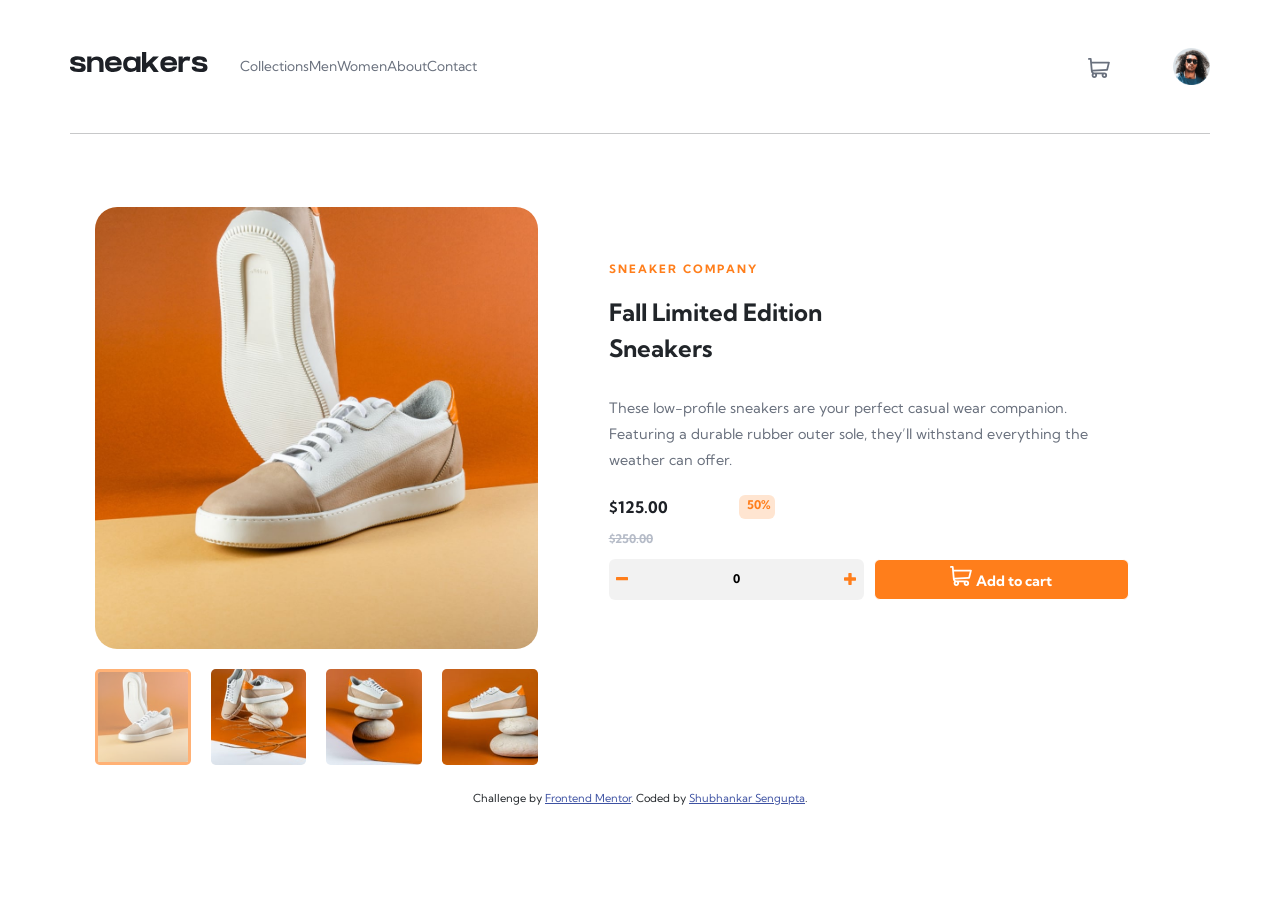
<file: index.html>
<!DOCTYPE html>
<html lang="en">

<head>

  <meta charset="UTF-8">
  <!--Encoding UTF-8 Unicode Transformation Format 8 bit-->
  <meta name="viewport" content="width=device-width, initial-scale=1.0">
  <!-- displays site properly based on user's device -->

  <link rel="icon" type="image/png" sizes="32x32" href="./images/favicon-32x32.png">

  <title>Frontend Mentor | E-commerce product page</title>

  <!-- Feel free to remove these styles or customise in your own stylesheet 👍 -->

  <style>
    .attribution {
      font-size: 11px;
      text-align: center;
    }

    .attribution a {
      color: hsl(228, 45%, 44%);
    }
  </style>

  <link href="https://cdn.jsdelivr.net/npm/bootstrap@5.0.2/dist/css/bootstrap.min.css" rel="stylesheet"
    integrity="sha384-EVSTQN3/azprG1Anm3QDgpJLIm9Nao0Yz1ztcQTwFspd3yD65VohhpuuCOmLASjC" crossorigin="anonymous">
  <script src="https://cdn.jsdelivr.net/npm/bootstrap@5.0.2/dist/js/bootstrap.bundle.min.js"
    integrity="sha384-MrcW6ZMFYlzcLA8Nl+NtUVF0sA7MsXsP1UyJoMp4YLEuNSfAP+JcXn/tWtIaxVXM"
    crossorigin="anonymous"></script>
  <link rel="stylesheet" href="ecommerce.css">

</head>

<body>

  <header class="site-header container">

    <h1 class="site-logo">

      <img src="./images/logo.svg" alt="sneakers-logo">

    </h1>

    <nav class="navigation navbar navbar-light">

      <button class="btn d-md-none" type="button" data-bs-toggle="offcanvas" data-bs-target="#offcanvas-collpase"
        aria-controls="offcanvas-collpase">

        <span class="navbar-toggler-icon"></span>

      </button>

      <div class="navbar-nav offcanvas offcanvas-start" tabindex="-1" id="offcanvas-collpase">

        <a class="offcanvas-header" aria-label="Close">
          <span class="btn-close text-reset" data-bs-dismiss="offcanvas"></span>
        </a>


        <ul class="offcanvas-body">

          <li class="nav-item"><a class="nav-link" href="#">Collections</a></li>
          <li class="nav-item"><a class="nav-link" href="#">Men</a></li>
          <li class="nav-item"><a class="nav-link" href="#">Women</a></li>
          <li class="nav-item"><a class="nav-link" href="#">About</a></li>
          <li class="nav-item"><a class="nav-link" href="#">Contact</a></li>

        </ul>

      </div>

      <ul class="navabar-nav d-md-flex d-none">

        <li class="nav-item"><a class="nav-link" href="#">Collections</a></li>
        <li class="nav-item"><a class="nav-link" href="#">Men</a></li>
        <li class="nav-item"><a class="nav-link" href="#">Women</a></li>
        <li class="nav-item"><a class="nav-link" href="#">About</a></li>
        <li class="nav-item"><a class="nav-link" href="#">Contact</a></li>

      </ul>

    </nav>



    <section class="cart-avatar">

      <span class="position-relative">

        <img class="cart-click" src="./images/icon-cart.svg" alt="icon-cart" data-bs-toggle="modal"
          data-bs-target="#exampleModal">

        <span class="position-absolute top-0 start-100 translate-middle badge rounded-pill bg-semi-info visually-hidden"
          style="font-size: x-small;">
        </span>

      </span>


      <!-- Modal-1-->

      <div class="modal fade" id="exampleModal" tabindex="-1" aria-labelledby="exampleModalLabel" aria-hidden="true">

        <div class="modal-dialog">

          <div class="modal-content">

            <div class="modal-header">

              <h5 class="modal-title" id="exampleModalLabel">Cart</h5>

            </div>

            <div class="modal-body">
              Your cart is empty.
            </div>

          </div>

        </div>

      </div>

      <img class="avatar-image" src="./images/image-avatar.png" alt="avatar-image">

    </section>

  </header>


  <main class="container adjustment">

    <hr class="d-none d-md-block">

    <div class="site-content">

      <section class="product-images">

        <h2 class="visually-hidden" aria-hidden="false">Product Info</h2>

        <div id="control_scroll" class="carousel slide products-scollable">

          <div class="carousel-inner">

            <div class="carousel-item active">

              <img class="img-fluid" src="./images/image-product-1.jpg" alt="product-1-image">

            </div>

            <div class="carousel-item">

              <img class="img-fluid" src="./images/image-product-2.jpg" alt="product-2-image">

            </div>


            <div class="carousel-item">

              <img class="img-fluid" src="./images/image-product-3.jpg" alt="product-3-image">

            </div>


            <div class="carousel-item">

              <img class="img-fluid" src="./images/image-product-4.jpg" alt="product-4-image">

            </div>


          </div>

          <a class="carousel-control-prev d-md-none" role="button">

            <span class="prev-icon" data-bs-target="#control_scroll" data-bs-slide="prev" aria-hidden="true">

              <svg width="13" height="18" xmlns="http://www.w3.org/2000/svg">
                <path d="M11 1 3 9l8 8" stroke="#1D2026" stroke-width="3" fill="none" fill-rule="evenodd" />
              </svg>

            </span>
            <span class="visually-hidden">Previous</span>

          </a>

          <a class="carousel-control-next d-md-none" role="button">

            <span class="next-icon" data-bs-target="#control_scroll" data-bs-slide="next" aria-hidden="true">

              <svg width="13" height="18" xmlns="http://www.w3.org/2000/svg">
                <path d="m2 1 8 8-8 8" stroke="#1D2026" stroke-width="3" fill="none" fill-rule="evenodd" />
              </svg>

            </span>
            <span class="visually-hidden">Next</span>

          </a>

        </div>

        <!-- Modal-2-->

        <div class="modal fade" id="exampleModal1" tabindex="-1" aria-hidden="true">

          <div class="modal-dialog modal-dialog-centered">

            <div class="modal-content">

              <div class="modal-header">

                <button type="button" class="btn btn-outline-light" data-bs-dismiss="modal" aria-label="Close">

                  <svg width="14" height="15" xmlns="http://www.w3.org/2000/svg">

                    <path
                      d="m11.596.782 2.122 2.122L9.12 7.499l4.597 4.597-2.122 2.122L7 9.62l-4.595 4.597-2.122-2.122L4.878 7.5.282 2.904 2.404.782l4.595 4.596L11.596.782Z"
                      fill="#fff" fill-rule="evenodd" />

                  </svg>

                </button>

              </div>

              <div class="modal-body">

                <div id="control_scroll1" class="carousel slide products-scollable">

                  <div class="carousel-inner">

                    <div class="carousel-item active">

                      <img class="img-fluid main-productimg" src="./images/image-product-1.jpg" alt="product-1-image">

                    </div>

                    <div class="carousel-item">

                      <img class="img-fluid" src="./images/image-product-2.jpg" alt="product-2-image">

                    </div>


                    <div class="carousel-item">

                      <img class="img-fluid" src="./images/image-product-3.jpg" alt="product-3-image">

                    </div>


                    <div class="carousel-item">

                      <img class="img-fluid" src="./images/image-product-4.jpg" alt="product-4-image">

                    </div>


                  </div>

                  <a class="carousel-control-prev" role="button">

                    <span class="prev-icon" data-bs-target="#control_scroll1" data-bs-slide="prev" aria-hidden="true">

                      <svg width="13" height="18" xmlns="http://www.w3.org/2000/svg">
                        <path d="M11 1 3 9l8 8" stroke="#1D2026" stroke-width="3" fill="none" fill-rule="evenodd" />
                      </svg>

                    </span>
                    <span class="visually-hidden">Previous</span>

                  </a>

                  <a class="carousel-control-next" role="button">

                    <span class="next-icon" data-bs-target="#control_scroll1" data-bs-slide="next" aria-hidden="true">

                      <svg width="13" height="18" xmlns="http://www.w3.org/2000/svg">
                        <path d="m2 1 8 8-8 8" stroke="#1D2026" stroke-width="3" fill="none" fill-rule="evenodd" />
                      </svg>

                    </span>

                    <span class="visually-hidden">Next</span>

                  </a>

                </div>

              </div>

              <div class="d-grid checkset">

                <a href="" data-bs-target="#control_scroll1" data-bs-slide-to="0" aria-current="true"
                  aria-label="Slide 1">

                  <img class="img-fluid" src="./images/image-product-1-thumbnail.jpg" alt="pro-1-thumb1">

                </a>

                <a href="" data-bs-target="#control_scroll1" data-bs-slide-to="1" aria-label="Slide 2">

                  <img class="img-fluid" src="./images/image-product-2-thumbnail.jpg" alt="pro-2-thumb1">

                </a>

                <a href="" data-bs-target="#control_scroll1" data-bs-slide-to="2" aria-label="Slide 3">

                  <img class="img-fluid" src="./images/image-product-3-thumbnail.jpg" alt="pro-3-thumb1">

                </a>

                <a href="" data-bs-target="#control_scroll1" data-bs-slide-to="3" aria-label="Slide 4">

                  <img class="img-fluid" src="./images/image-product-4-thumbnail.jpg" alt="pro-4-thumb1">

                </a>

              </div>

            </div>

          </div>

        </div>


        <div class="thumbnail-images">

          <a href="" data-bs-target="#control_scroll" data-bs-slide-to="0" aria-current="true" aria-label="Slide 1">
            <img class="img-fluid" src="./images/image-product-1-thumbnail.jpg" alt="pro-1-thumb">
          </a>
          <!--type attribute on anchor tags define the MIME type of the resource linked-->

          <a href="" data-bs-target="#control_scroll" data-bs-slide-to="1" aria-current="true" aria-label="Slide 2">
            <img class="img-fluid" src="./images/image-product-2-thumbnail.jpg" alt="pro-2-thumb">
          </a>

          <a href="" data-bs-target="#control_scroll" data-bs-slide-to="2" aria-current="true" aria-label="Slide 3">
            <img class="img-fluid" src="./images/image-product-3-thumbnail.jpg" alt="pro-3-thumb">
          </a>

          <a href="" data-bs-target="#control_scroll" data-bs-slide-to="3" aria-current="true" aria-label="Slide 4">
            <img class="img-fluid" src="./images/image-product-4-thumbnail.jpg" alt="pro-4-thumb">
          </a>

        </div>

      </section>


      <section class="sneakers-info-main">

        <h2 class="sneaker-nm">Sneaker Company</h2>

        <div class="sneaker-title">Fall Limited Edition Sneakers</div>

        <div class="sub-info-sneaker">These low-profile sneakers are your perfect casual wear companion. Featuring a
          durable rubber outer sole, they’ll withstand everything the weather can offer.</div>

        <div class="section-content-display">

          <div class="rates">

            <span class="final-rate">$125.00</span>
            <span class="discount badge">50%</span>
            <div class="amount-org"><del>$250.00</del></div>

          </div>

          <div class="counter">

            <span class="count badge">

              <img class="minus-sign" src="./images/icon-minus.svg" alt="minus-sign">
              <span class="count-result">0</span>
              <img class="plus-sign" src="./images/icon-plus.svg" alt="plus-sign">

            </span>

          </div>

          <div class="cart-fill d-grid">

            <button type="button" class="btn btn-primary">

              <!--hidden from accessibility tree.-->

              <svg class="svg-cart-button" width="22" aria-hidden="true" height="20" xmlns="http://www.w3.org/2000/svg">
                <path
                  d="M20.925 3.641H3.863L3.61.816A.896.896 0 0 0 2.717 0H.897a.896.896 0 1 0 0 1.792h1l1.031 11.483c.073.828.52 1.726 1.291 2.336C2.83 17.385 4.099 20 6.359 20c1.875 0 3.197-1.87 2.554-3.642h4.905c-.642 1.77.677 3.642 2.555 3.642a2.72 2.72 0 0 0 2.717-2.717 2.72 2.72 0 0 0-2.717-2.717H6.365c-.681 0-1.274-.41-1.53-1.009l14.321-.842a.896.896 0 0 0 .817-.677l1.821-7.283a.897.897 0 0 0-.87-1.114ZM6.358 18.208a.926.926 0 0 1 0-1.85.926.926 0 0 1 0 1.85Zm10.015 0a.926.926 0 0 1 0-1.85.926.926 0 0 1 0 1.85Zm2.021-7.243-13.8.81-.57-6.341h15.753l-1.383 5.53Z"
                  fill="#69707D" fill-rule="nonzero" />
              </svg>


              <span class="cart-label">Add to cart</span>

            </button>

          </div>

        </div>

      </section>

    </div>

  </main>

  <footer>

    <div class="attribution">
      Challenge by <a href="https://www.frontendmentor.io?ref=challenge" target="_blank">Frontend Mentor</a>.
      Coded by <a href="#">Shubhankar Sengupta</a>.
    </div>

  </footer>

</body>

<script src="ecommerce.js"></script>

</html>
</file>
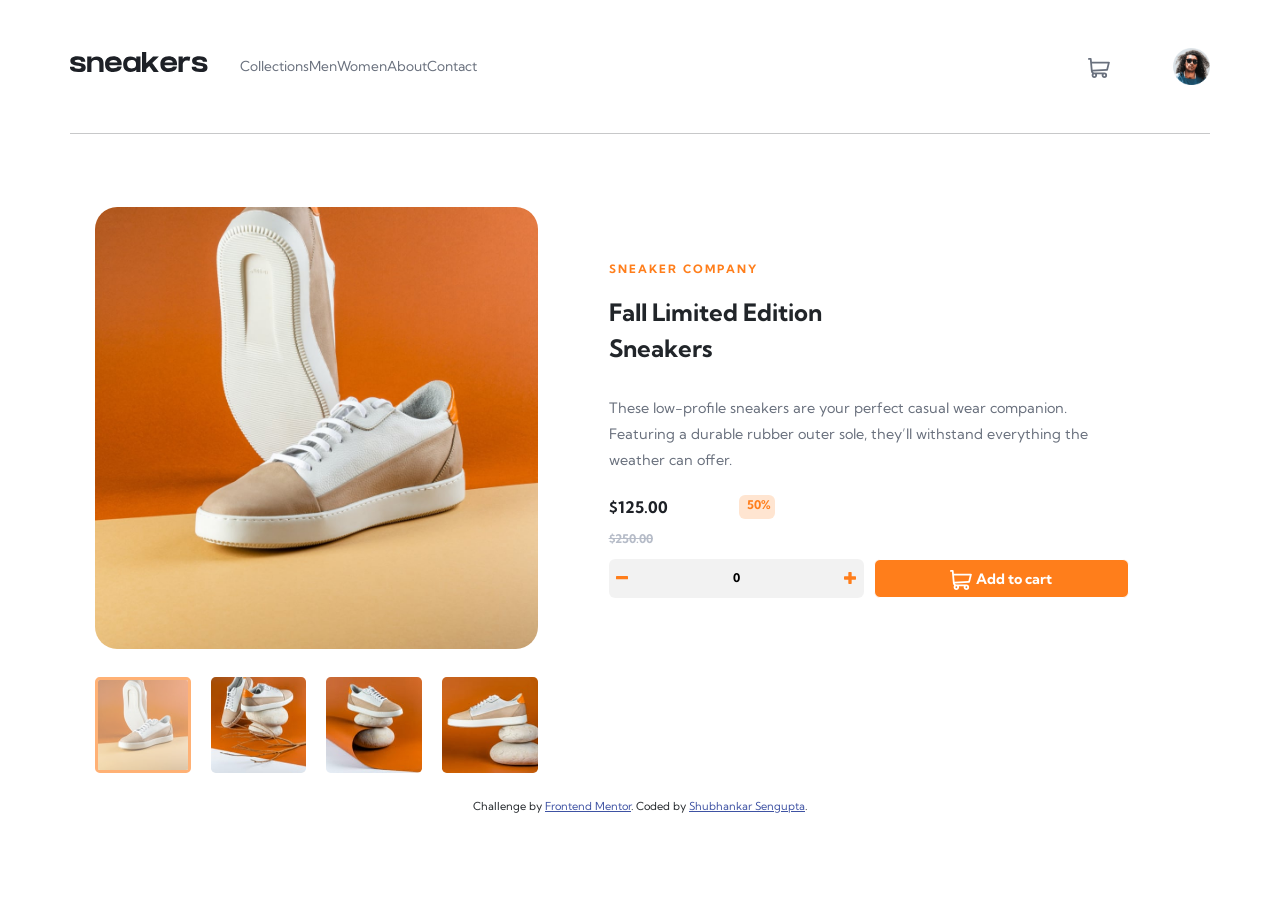
<file: ecommerce-product-page-main/index.html>
<!DOCTYPE html>
<html lang="en">

<head>

  <meta charset="UTF-8">
  <!--Encoding UTF-8 Unicode Transformation Format 8 bit-->
  <meta name="viewport" content="width=device-width, initial-scale=1.0">
  <!-- displays site properly based on user's device -->

  <link rel="icon" type="image/png" sizes="32x32" href="./images/favicon-32x32.png">

  <title>Frontend Mentor | E-commerce product page</title>

  <!-- Feel free to remove these styles or customise in your own stylesheet 👍 -->

  <style>
    .attribution {
      font-size: 11px;
      text-align: center;
    }

    .attribution a {
      color: hsl(228, 45%, 44%);
    }
  </style>

  <link href="https://cdn.jsdelivr.net/npm/bootstrap@5.0.2/dist/css/bootstrap.min.css" rel="stylesheet"
    integrity="sha384-EVSTQN3/azprG1Anm3QDgpJLIm9Nao0Yz1ztcQTwFspd3yD65VohhpuuCOmLASjC" crossorigin="anonymous">
  <script src="https://cdn.jsdelivr.net/npm/bootstrap@5.0.2/dist/js/bootstrap.bundle.min.js"
    integrity="sha384-MrcW6ZMFYlzcLA8Nl+NtUVF0sA7MsXsP1UyJoMp4YLEuNSfAP+JcXn/tWtIaxVXM"
    crossorigin="anonymous"></script>
  <link rel="stylesheet" href="ecommerce.css">

</head>

<body>

  <header class="site-header container">

    <h1 class="site-logo">

      <img src="./images/logo.svg" alt="sneakers-logo">

    </h1>

    <nav class="navigation navbar navbar-light">

      <button class="btn d-md-none" type="button" data-bs-toggle="offcanvas" data-bs-target="#offcanvas-collpase"
        aria-controls="offcanvas-collpase">

        <span class="navbar-toggler-icon"></span>

      </button>

      <ul class="navbar-nav offcanvas offcanvas-start" tabindex="-1" id="offcanvas-collpase">

        <div class="offcanvas-header">
          <button type="button" class="btn-close text-reset" data-bs-dismiss="offcanvas" aria-label="Close"></button>
        </div>


        <div class="offcanvas-body">

          <li class="nav-item"><a class="nav-link" href="#">Collections</a></li>
          <li class="nav-item"><a class="nav-link" href="#">Men</a></li>
          <li class="nav-item"><a class="nav-link" href="#">Women</a></li>
          <li class="nav-item"><a class="nav-link" href="#">About</a></li>
          <li class="nav-item"><a class="nav-link" href="#">Contact</a></li>

        </div>

      </ul>

      <ul class="navabar-nav d-md-flex d-none">

        <li class="nav-item"><a class="nav-link" href="#">Collections</a></li>
        <li class="nav-item"><a class="nav-link" href="#">Men</a></li>
        <li class="nav-item"><a class="nav-link" href="#">Women</a></li>
        <li class="nav-item"><a class="nav-link" href="#">About</a></li>
        <li class="nav-item"><a class="nav-link" href="#">Contact</a></li>

      </ul>

    </nav>



    <section class="cart-avatar">

      <span class="position-relative">

        <img class="cart-click" src=".\images\icon-cart.svg" alt="icon-cart" data-bs-toggle="modal"
          data-bs-target="#exampleModal">

        <span class="position-absolute top-0 start-100 translate-middle badge rounded-pill bg-semi-info visually-hidden"
          style="font-size: x-small;">
        </span>

      </span>


      <!-- Modal-1-->

      <div class="modal fade" id="exampleModal" tabindex="-1" aria-labelledby="exampleModalLabel" aria-hidden="true">

        <div class="modal-dialog">

          <div class="modal-content">

            <div class="modal-header">

              <h5 class="modal-title" id="exampleModalLabel">Cart</h5>

            </div>

            <div class="modal-body">
              Your cart is empty.
            </div>

          </div>

        </div>

      </div>

      <img class="avatar-image" src=".\images\image-avatar.png" alt="avatar-image">

    </section>

  </header>


  <main class="container adjustment">

    <hr class="d-none d-md-block">

    <div class="site-content">

      <section class="product-images">

        <h2 id="control_scroll" class="carousel slide products-scollable">

          <div class="carousel-inner">

            <div class="carousel-item active">

              <img class="img-fluid" src=".\images\image-product-1.jpg" alt="product-1-image">

            </div>

            <div class="carousel-item">

              <img class="img-fluid" src=".\images\image-product-2.jpg" alt="product-2-image">

            </div>


            <div class="carousel-item">

              <img class="img-fluid" src=".\images\image-product-3.jpg" alt="product-3-image">

            </div>


            <div class="carousel-item">

              <img class="img-fluid" src=".\images\image-product-4.jpg" alt="product-4-image">

            </div>


          </div>

          <a class="carousel-control-prev d-md-none" role="button">

            <span class="prev-icon" data-bs-target="#control_scroll" data-bs-slide="prev" aria-hidden="true">

              <svg width="13" height="18" xmlns="http://www.w3.org/2000/svg">
                <path d="M11 1 3 9l8 8" stroke="#1D2026" stroke-width="3" fill="none" fill-rule="evenodd" />
              </svg>

            </span>
            <span class="visually-hidden">Previous</span>

          </a>

          <a class="carousel-control-next d-md-none" role="button">

            <span class="next-icon" data-bs-target="#control_scroll" data-bs-slide="next" aria-hidden="true">

              <svg width="13" height="18" xmlns="http://www.w3.org/2000/svg">
                <path d="m2 1 8 8-8 8" stroke="#1D2026" stroke-width="3" fill="none" fill-rule="evenodd" />
              </svg>

            </span>
            <span class="visually-hidden">Next</span>

          </a>

        </h2>

        <!-- Modal-2-->

        <div class="modal fade" id="exampleModal1" tabindex="-1" aria-labelledby="exampleModalLabel1"
          aria-hidden="true">

          <div class="modal-dialog modal-dialog-centered">

            <div class="modal-content">

              <div class="modal-header">

                <button type="button" class="btn btn-outline-light" data-bs-dismiss="modal" aria-label="Close">

                  <svg width="14" height="15" xmlns="http://www.w3.org/2000/svg">

                    <path
                      d="m11.596.782 2.122 2.122L9.12 7.499l4.597 4.597-2.122 2.122L7 9.62l-4.595 4.597-2.122-2.122L4.878 7.5.282 2.904 2.404.782l4.595 4.596L11.596.782Z"
                      fill="#fff" fill-rule="evenodd" />

                  </svg>

                </button>

              </div>

              <div class="modal-body">

                <h2 id="control_scroll1" class="carousel slide products-scollable">

                  <div class="carousel-inner">

                    <div class="carousel-item active">

                      <img class="img-fluid main-productimg" src=".\images\image-product-1.jpg" alt="product-1-image">

                    </div>

                    <div class="carousel-item">

                      <img class="img-fluid" src=".\images\image-product-2.jpg" alt="product-2-image">

                    </div>


                    <div class="carousel-item">

                      <img class="img-fluid" src=".\images\image-product-3.jpg" alt="product-3-image">

                    </div>


                    <div class="carousel-item">

                      <img class="img-fluid" src=".\images\image-product-4.jpg" alt="product-4-image">

                    </div>


                  </div>

                  <a class="carousel-control-prev" role="button">

                    <span class="prev-icon" data-bs-target="#control_scroll1" data-bs-slide="prev" aria-hidden="true">

                      <svg width="13" height="18" xmlns="http://www.w3.org/2000/svg">
                        <path d="M11 1 3 9l8 8" stroke="#1D2026" stroke-width="3" fill="none" fill-rule="evenodd" />
                      </svg>

                    </span>
                    <span class="visually-hidden">Previous</span>

                  </a>

                  <a class="carousel-control-next" role="button">

                    <span class="next-icon" data-bs-target="#control_scroll1" data-bs-slide="next" aria-hidden="true">

                      <svg width="13" height="18" xmlns="http://www.w3.org/2000/svg">
                        <path d="m2 1 8 8-8 8" stroke="#1D2026" stroke-width="3" fill="none" fill-rule="evenodd" />
                      </svg>

                    </span>

                    <span class="visually-hidden">Next</span>

                  </a>

                </h2>

              </div>

              <div class="d-grid checkset">

                <a type="button" data-bs-target="#control_scroll1" data-bs-slide-to="0" aria-current="true"
                  aria-label="Slide 1">

                  <img class="img-fluid" src=".\images\image-product-1-thumbnail.jpg" alt="pro-1-thumb1">

                </a>

                <a type="button" data-bs-target="#control_scroll1" data-bs-slide-to="1" aria-label="Slide 2">

                  <img class="img-fluid" src=".\images\image-product-2-thumbnail.jpg" alt="pro-2-thumb1">

                </a>

                <a type="button" data-bs-target="#control_scroll1" data-bs-slide-to="2" aria-label="Slide 3">

                  <img class="img-fluid" src=".\images\image-product-3-thumbnail.jpg" alt="pro-3-thumb1">

                </a>

                <a type="button" data-bs-target="#control_scroll1" data-bs-slide-to="3" aria-label="Slide 4">

                  <img class="img-fluid" src=".\images\image-product-4-thumbnail.jpg" alt="pro-4-thumb1">

                </a>

              </div>

            </div>

          </div>

        </div>


        <div class="thumbnail-images">

          <a type="button" data-bs-target="#control_scroll" data-bs-slide-to="0" aria-current="true"
            aria-label="Slide 1">
            <img class="img-fluid" src=".\images\image-product-1-thumbnail.jpg" alt="pro-1-thumb">
          </a>

          <a type="button" data-bs-target="#control_scroll" data-bs-slide-to="1" aria-current="true"
            aria-label="Slide 2">
            <img class="img-fluid" src=".\images\image-product-2-thumbnail.jpg" alt="pro-2-thumb">
          </a>

          <a type="button" data-bs-target="#control_scroll" data-bs-slide-to="2" aria-current="true"
            aria-label="Slide 3">
            <img class="img-fluid" src=".\images\image-product-3-thumbnail.jpg" alt="pro-3-thumb">
          </a>

          <a type="button" data-bs-target="#control_scroll" data-bs-slide-to="3" aria-current="true"
            aria-label="Slide 4">
            <img class="img-fluid" src=".\images\image-product-4-thumbnail.jpg" alt="pro-4-thumb">
          </a>

        </div>

      </section>


      <section class="sneakers-info-main">

        <h6 class="sneaker-nm">Sneaker Company</h6>

        <div class="sneaker-title">Fall Limited Edition Sneakers</div>

        <div class="sub-info-sneaker">These low-profile sneakers are your perfect casual wear companion. Featuring a
          durable rubber outer sole, they’ll withstand everything the weather can offer.</div>

        <div class="section-content-display">

          <div class="rates">

            <span class="final-rate">$125.00</span>
            <span class="discount badge">50%</span>
            <div class="amount-org"><del>$250.00</del></div>

          </div>

          <div class="counter">

            <span class="count badge">

              <img class="minus-sign" tabindex="0" src="./images/icon-minus.svg" alt="minus-sign">
              <span class="count-result">0</span>
              <img class="plus-sign" tabindex="0" src="./images/icon-plus.svg" alt="plus-sign">

            </span>

          </div>

          <div class="cart-fill d-grid">

            <button type="button" class="btn btn-primary">

              <!--hidden from accessibility tree.-->

              <svg class="svg-cart-button" width="22" aria-hidden="true" height="20" xmlns="http://www.w3.org/2000/svg">
                <path
                  d="M20.925 3.641H3.863L3.61.816A.896.896 0 0 0 2.717 0H.897a.896.896 0 1 0 0 1.792h1l1.031 11.483c.073.828.52 1.726 1.291 2.336C2.83 17.385 4.099 20 6.359 20c1.875 0 3.197-1.87 2.554-3.642h4.905c-.642 1.77.677 3.642 2.555 3.642a2.72 2.72 0 0 0 2.717-2.717 2.72 2.72 0 0 0-2.717-2.717H6.365c-.681 0-1.274-.41-1.53-1.009l14.321-.842a.896.896 0 0 0 .817-.677l1.821-7.283a.897.897 0 0 0-.87-1.114ZM6.358 18.208a.926.926 0 0 1 0-1.85.926.926 0 0 1 0 1.85Zm10.015 0a.926.926 0 0 1 0-1.85.926.926 0 0 1 0 1.85Zm2.021-7.243-13.8.81-.57-6.341h15.753l-1.383 5.53Z"
                  fill="#69707D" fill-rule="nonzero" />
              </svg>


              <span class="cart-label">Add to cart</span>

            </button>

          </div>

        </div>

      </section>

    </div>

  </main>

  <div class="attribution">
    Challenge by <a href="https://www.frontendmentor.io?ref=challenge" target="_blank">Frontend Mentor</a>.
    Coded by <a href="#">Shubhankar Sengupta</a>.
  </div>

</body>

<script src="ecommerce.js"></script>

</html>
</file>
<file: ecommerce.css>
@import url('https://fonts.googleapis.com/css2?family=Kumbh+Sans:wght@400;700&display=swap');

body {
    font-family: 'Kumbh Sans', sans-serif;
}

ul, li {
    list-style: none;
    display: inline;
}

svg {
    vertical-align: baseline;
}

.container {
    margin-top: 2em;
}

.site-header {
    display: flex;
    align-items: center;
    padding-bottom: 1em;
}

.site-logo {
    display: flex;
}

.navigation {
   display: flex; 
   flex-grow: 1;
   justify-content: space-between;
   align-items: center;
}

.navigation .nav-link {
    color: #69707D;
    font-size: .86em;  
    position:relative;  
    
}


.navbar-toggler-icon {
    vertical-align: unset;
}


.btn:focus {
    box-shadow: none;
}


nav.navigation .modal-backdrop {
    opacity: .5;
}


#offcanvas-collpase + ul {
    margin-top: 1em;
    flex-grow: 1;
    justify-content: flex-start;
}

#offcanvas-collpase .nav-link {
    font-weight: 700;
    color: #1D2026;
} 

.offcanvas-header > span.btn-close {
    padding-left: 0px;
} 

.offcanvas-start {
    width: 300px;
}

.avatar-image {
    width: 30%;
    cursor: pointer;
}

.avatar-image:hover {
    border: 3px solid #FF7E1B;
    border-radius: 50%; 
    transition: all .12s ease-in; 
}

.cart-avatar {
    display: flex;
    justify-content: space-between;
    align-items: center;
}

.site-content {
    display: grid;
    margin-top: 3em;
    grid-template-columns: .7fr 1fr;
    gap: 15px;
    padding: 25px;
}

.thumbnail-images {
    display: grid;
    grid-template-columns: repeat(4, 1fr);
    gap: 20px;
    padding-top: 20px;
}

.thumbnail-images a:nth-of-type(1) .apply-op, .thumbnail-act {
    border: 3px solid #FF7E1B;
    opacity: .6;
}


.thumbnail-images > *:hover {
    cursor: pointer;
    opacity: .6;
}

.products-scollable img, .thumbnail-images img, .thumbnail-act {
    border-radius: 5%;
}


.sneakers-info-main {
    padding: 80px;
    padding-right: 130px;
    padding-left: 90px;
}

.sneakers-info-main > * {
    margin-bottom: 1.5em;
}


.sneaker-nm {
    text-transform: uppercase;
    font-weight: 700;
    color: #FF7E1B;
    letter-spacing: 2px;
    font-size: .72em;
}


.sneaker-title {
    font-weight: bolder;
    font-size: 2.34em;
    margin-bottom: 30px;
}


.sub-info-sneaker {
    color: #69707D;
    font-size: .9em;
    line-height: 1.802em;
}


.section-content-display {
    display: grid;
    grid-template-columns: repeat(4, 1fr);
    gap:10px;
}


.counter {
    display: grid;
    grid-column: 1/2;
}


.cart-fill {
    grid-column: 2/4;
}


.cart-fill > .btn.btn-primary > img {
    margin-right: .45em;
}

.cart-label {
    font-weight: 700;
    font-size: .9em;
}


.discount {
    color: #FF7E1B;
    background-color: rgba(255, 126, 27, .2);
    max-width: 36px;
}


.count {
    display: flex;
    color: rgb(0, 0, 0);
    background-color: rgba(0, 0, 0, .05);
    justify-content: space-between;
    align-items: center;
}


.modal-body > img:nth-of-type(1) {
    border-radius: 10%;  
}

.modal-body > button {
    border-radius: 10px;
}


.modal-body > img:nth-of-type(2), .count > img, .pointer, .cart-avatar > img:nth-of-type(1):hover, .cart-click {
    cursor: pointer;
}


.btn.btn-primary , .btn-primary-1 {
    background-color:#FF7E1B;
    border-color: rgb(255, 255, 255);
    padding: .6em;
    color: #fff;
}

.btn.btn-primary:hover {
    opacity: .65;
}

.rates {
    display: grid;
    justify-items: end;
    grid-template-columns: repeat(auto-fit, minmax(50px, 1fr));
    gap: 6px;
}

.final-rate {
    color: #1D2026;
    font-weight: 700;
}

.amount-org {
    color: #B6BCC8;
    font-weight: 700;
    justify-self: start;
}

.amount-org > del {
    font-size: .75em;
}


#exampleModal > .modal-dialog {
    margin-top: 6rem;
    margin-left: 60rem;
    max-width: 360px;
    box-shadow: 0px 15px 15px rgba(0, 0, 0, .3);
    border-radius: 15%;
}

.modal-body {
    display: flex;
    justify-content: center;
    align-items: center;
    color: #69707D;
    min-height: 200px;
}

#exampleModal .modal-title, #exampleModal .modal-body {
    font-size: .95rem;
    font-weight: 700;
}

#exampleModal .modal-content {
    border: none;
}

.grid-modal-body {
    display: grid;
    grid-template-columns: .75fr 3fr .5fr;
    gap: 13px;
}


.button-modal {
    grid-column: 1/4;
}


.bg-semi-info {
    background-color: #FF7E1B;
}


.pop-up-carousel-grid {
    display: grid;
    grid-template-columns: 1fr;
}

.adjustment {
    margin-top: 0px;
}


.pop-up-div {
    width: 100px;
    height: 100px;
    background-color: #FF7E1B;
}

#exampleModal1  .modal-content {
    background-color: rgba(255, 255, 255, 0);
    border: none;
}

#exampleModal1  .modal-header {
    justify-content: flex-end;
    border-bottom: none;
}

.btn-outline-light {
    border: none;
}

.btn-outline-light:hover {
    background-color: transparent;
}

.checkset {
    grid-template-columns: repeat(4, .25fr);
    padding:3em;
    gap:.9em;
}

.checkset img {
    border-radius: 5%;
}

.carousel-control-prev, .carousel-control-next {
    opacity: 1;
}


/* prev-icon and next-icon elements itself needs a height*/

.prev-icon { 
    left: -35px;  
}

.next-icon { 
    right: -35px; 
}


.prev-icon, .next-icon {
    background-size: 10px 10px;
    background-position: center;
    background-color: rgba(255, 255, 255, 1);
    border-radius: 50%;
    width: 1.5em;
    height: 1.5em;
    position: relative;
    font-size: 1.5em;
}


.modal-fullscreen-md-down {
    height: auto;
}


.random:hover {
    fill: #FF7E1B;
}

.random-1:hover {
    stroke: #FF7E1B;
}


@media (min-width:768px) {

    .navigation .nav-link::after {
        content: "";    /*generated value needed property for the pseudo element as default is normal computed to none for pseudo elemnt*/
        position: absolute;
        width: 100%;
        height: 4px;
        bottom: -56px;
        left: 0;
        background-color: #FF7E1B;
        visibility: hidden;
        transform: scaleX(0);
        transition: all .55s ease-in-out;
    }
    
    
    .navigation .nav-link:hover::after {
        visibility: visible;
        transform: scaleX(.9);  
    }

}



@media (min-width:768px) and (max-width:1382px) {
    
    .site-content {
        grid-template-columns: minmax(1fr, 200px) minmax(300px, 1fr);
    }

    .sneakers-info-main {
        padding: 2em;
    }

    .sneaker-title {
        display: grid;
        grid-template-columns: 1.5fr 1fr;
        font-size: 1.5em;
    }

    .btn.btn-primary {
        padding: 6px;
    }

    .cart-fill {
        grid-column: 3/5;
    }

    .counter, .rates {
        grid-column: 1/3;
    }

    .rates {
        justify-items: start;
    }

    .amount-org {
        grid-column: 1/2;
    }

    .container {
        padding-right: 0px;
        padding-left: 0px;
    }

    #exampleModal .modal-dialog {
        margin-left: 400px;
    }

}


@media (min-width:1365px) and (max-width:1400px) {

    .final-rate, .discount {
        justify-self: start;
    }

    .rates {
        grid-column: 1/3;
    }

    .amount-org {
        grid-column: 1/2;
    }

}


@media (min-width:992px) and (max-width:1382px) {

    .sneakers-info-main {
        padding: 3.5em;
    }

    #exampleModal .modal-dialog {
        margin-left: 600px;
    }

}

@media (min-width:768px) and (max-width:992px) {
    
    .site-content {
        grid-template-columns: minmax(150px, 1fr) minmax(190px, 1fr);
    }

    .sneaker-title {
        font-size: 1.15em;
    }

    .sub-info-sneaker {
        font-size: .8em;
    }

}


@media (max-width:768px) {

    .navigation .nav-link:hover {
        text-decoration: 2px #FF7E1B solid underline;
    }

    .site-content {
        grid-template-columns: 1fr;
        padding: 0px;
    }

    .container {
        max-width: 100%;
        padding: 0px;
    }

    .products-scollable  img {
        border-radius: 0%;
    }

    .site-header {
        justify-content: flex-start;
    }

    .cart-avatar {
        margin-left: auto; /*Checks the remaining space and allots it entirely to the element*/
    }

    .navigation {
        order: -1;
        flex-grow: 0;
    }

    .thumbnail-images {
        display: none;
    }

    .sneakers-info-main {
        padding: 12px;
    }

    .rates {
        grid-template-columns: repeat(3, 1fr);
        grid-column: 1/5;
        justify-items: start;
    }

    .counter, .cart-fill {
        grid-column: 1/5;
    }

    .counter {
        grid-template-rows: 40px;
    }

    .amount-org {
        grid-column: 3/4;
        justify-self: end;
    }

    .prev-icon,  .next-icon {
        position: static;
    }

    .btn.btn-primary {
        box-shadow: 0px 20px 50px -20px #FF7E1B;
    }
    

    #exampleModal .modal-dialog {
        margin: 150px auto;
        box-shadow: none;
        min-width: 86vw;
        padding: .5em;
    }
    
}


@media (width:768px) {

    .navigation > button {
        display: inline !important;
    }

    ul.navabar-nav {
        display: none !important;
    }

    .carousel-control-prev, .carousel-control-next {
        display: flex !important;
    }

    .adjustment hr {
        height: 0px;
    }

}


@media (max-width:500px) {

    #control_scroll .carousel-item {
        max-height: 330px;
    }

}



@media (min-width:280px) and (max-width:360px) {

    .cart-avatar {
        justify-content: space-around;
    }

    .sneaker-title {
        font-size: 1.2em;
    }

}


@media (max-width:280px) {

    .offcanvas-start {
        width: 150px;
    }

    .sneaker-title {
        font-size: 1.2em;
    }

    .site-logo  > * {
        width: calc(1.56rem + 20vw); /*calc() function is used to give a width*/
    }

    .cart-avatar {
        justify-content: space-around;
    }

}
</file>
<file: ecommerce-product-page-main/ecommerce.css>
@import url('https://fonts.googleapis.com/css2?family=Kumbh+Sans:wght@400;700&display=swap');

body {
    font-family: 'Kumbh Sans', sans-serif;
}

ul, li {
    list-style: none;
    display: inline;
}

.container {
    margin-top: 2em;
}

.site-header {
    display: flex;
    align-items: center;
    padding-bottom: 1em;
}

.site-logo {
    display: flex;
}

.navigation {
   display: flex; 
   flex-grow: 1;
   justify-content: space-between;
   align-items: center;
}

.navigation .nav-link {
    color: #69707D;
    font-size: .86em;  
    position:relative;  
    
}


.navbar-toggler-icon {
    vertical-align: unset;
}


.btn:focus {
    box-shadow: none;
}


nav.navigation .modal-backdrop {
    opacity: .5;
}


#offcanvas-collpase + ul {
    margin-top: 1em;
    flex-grow: 1;
    justify-content: flex-start;
}

#offcanvas-collpase .nav-link {
    font-weight: 700;
    color: #1D2026;
} 

.offcanvas-header > button.btn-close {
    padding-left: 0px;
} 

.offcanvas-start {
    width: 300px;
}

.avatar-image {
    width: 30%;
    cursor: pointer;
}

.avatar-image:hover {
    border: 3px solid #FF7E1B;
    border-radius: 50%; 
    transition: all .12s ease-out; 
}

.cart-avatar {
    display: flex;
    justify-content: space-between;
    align-items: center;
}

.site-content {
    display: grid;
    margin-top: 3em;
    grid-template-columns: .7fr 1fr;
    gap: 15px;
    padding: 25px;
}

.thumbnail-images {
    display: grid;
    grid-template-columns: repeat(4, 1fr);
    gap: 20px;
    padding-top: 20px;
}

.thumbnail-images a:nth-of-type(1) .apply-op, .thumbnail-act {
    border: 3px solid #FF7E1B;
    opacity: .6;
}


.thumbnail-images > *:hover {
    cursor: pointer;
    opacity: .6;
}

.products-scollable img, .thumbnail-images img, .thumbnail-act {
    border-radius: 5%;
}


.sneakers-info-main {
    padding: 80px;
    padding-right: 130px;
    padding-left: 90px;
}

.sneakers-info-main > * {
    margin-bottom: 1.5em;
}


.sneaker-nm {
    text-transform: uppercase;
    font-weight: 700;
    color: #FF7E1B;
    letter-spacing: 2px;
    font-size: .72em;
}


.sneaker-title {
    font-weight: bolder;
    font-size: 2.34em;
    margin-bottom: 30px;
}


.sub-info-sneaker {
    color: #69707D;
    font-size: .9em;
    line-height: 1.802em;
}


.section-content-display {
    display: grid;
    grid-template-columns: repeat(4, 1fr);
    gap:10px;
}


.counter {
    display: grid;
    grid-column: 1/2;
}


.cart-fill {
    grid-column: 2/4;
}


.cart-fill > .btn.btn-primary > img {
    margin-right: .45em;
}

.cart-label {
    font-weight: 700;
    font-size: .9em;
}


.discount {
    color: #FF7E1B;
    background-color: rgba(255, 126, 27, .2);
    max-width: 36px;
}


.count {
    display: flex;
    color: rgb(0, 0, 0);
    background-color: rgba(0, 0, 0, .05);
    justify-content: space-between;
    align-items: center;
}


.modal-body > img:nth-of-type(1) {
    border-radius: 10%;  
}

.modal-body > button {
    border-radius: 10px;
}


.modal-body > img:nth-of-type(2), .count > img, .pointer, .cart-avatar > img:nth-of-type(1):hover, .cart-click {
    cursor: pointer;
}


.btn.btn-primary , .btn-primary-1 {
    background-color:#FF7E1B;
    border-color: rgb(255, 255, 255);
    padding: .6em;
    color: #fff;
}

.btn.btn-primary:hover {
    opacity: .65;
}

.rates {
    display: grid;
    justify-items: end;
    grid-template-columns: repeat(auto-fit, minmax(50px, 1fr));
    gap: 6px;
}

.final-rate {
    color: #1D2026;
    font-weight: 700;
}

.amount-org {
    color: #B6BCC8;
    font-weight: 700;
    justify-self: start;
}

.amount-org > del {
    font-size: .75em;
}


#exampleModal > .modal-dialog {
    margin-top: 6rem;
    margin-left: 60rem;
    max-width: 360px;
    box-shadow: 0px 15px 15px rgba(0, 0, 0, .3);
    border-radius: 15%;
}

.modal-body {
    display: flex;
    justify-content: center;
    align-items: center;
    color: #69707D;
    min-height: 200px;
}

#exampleModal .modal-title, #exampleModal .modal-body {
    font-size: .95rem;
    font-weight: 700;
}

#exampleModal .modal-content {
    border: none;
}

.grid-modal-body {
    display: grid;
    grid-template-columns: .75fr 3fr .5fr;
    gap: 13px;
}


.button-modal {
    grid-column: 1/4;
}


.bg-semi-info {
    background-color: #FF7E1B;
}


.pop-up-carousel-grid {
    display: grid;
    grid-template-columns: 1fr;
}

.adjustment {
    margin-top: 0px;
}


.pop-up-div {
    width: 100px;
    height: 100px;
    background-color: #FF7E1B;
}

#exampleModal1  .modal-content {
    background-color: rgba(255, 255, 255, 0);
    border: none;
}

#exampleModal1  .modal-header {
    justify-content: flex-end;
    border-bottom: none;
}

.btn-outline-light {
    border: none;
}

.btn-outline-light:hover {
    background-color: transparent;
}

.checkset {
    grid-template-columns: repeat(4, .25fr);
    padding:3em;
    gap:.9em;
}

.checkset img {
    border-radius: 5%;
}

.carousel-control-prev, .carousel-control-next {
    opacity: 1;
}


/* prev-icon and next-icon elements itself needs a height*/

.prev-icon { 
    left: -35px;  
}

.next-icon { 
    right: -35px; 
}


.prev-icon, .next-icon {
    background-size: 10px 10px;
    background-position: center;
    background-color: rgba(255, 255, 255, 1);
    border-radius: 50%;
    width: 1.5em;
    height: 1.5em;
    position: relative;
}


.modal-fullscreen-md-down {
    height: auto;
}


.random:hover {
    fill: #FF7E1B;
}


@media (min-width:768px) {

    .navigation .nav-link::after {
        content: "";    /*generated value needed property for the pseudo element as default is normal computed to none for pseudo elemnt*/
        position: absolute;
        width: 100%;
        height: 4px;
        bottom: -56px;
        left: 0;
        background-color: #FF7E1B;
        visibility: hidden;
        transform: scaleX(0);
        transition: all .55s ease-in-out;
    }
    
    
    .navigation .nav-link:hover::after {
        visibility: visible;
        transform: scaleX(.9);  
    }

}



@media (min-width:768px) and (max-width:1382px) {
    
    .site-content {
        grid-template-columns: minmax(1fr, 200px) minmax(300px, 1fr);
    }

    .sneakers-info-main {
        padding: 2em;
    }

    .sneaker-title {
        display: grid;
        grid-template-columns: 1.5fr 1fr;
        font-size: 1.5em;
    }

    .btn.btn-primary {
        padding: 6px;
    }

    .cart-fill {
        grid-column: 3/5;
    }

    .counter, .rates {
        grid-column: 1/3;
    }

    .rates {
        justify-items: start;
    }

    .amount-org {
        grid-column: 1/2;
    }

    .container {
        padding-right: 0px;
        padding-left: 0px;
    }

    #exampleModal .modal-dialog {
        margin-left: 400px;
    }

}


@media (min-width:1365px) and (max-width:1400px) {

    .final-rate, .discount {
        justify-self: start;
    }

    .rates {
        grid-column: 1/3;
    }

    .amount-org {
        grid-column: 1/2;
    }

}


@media (min-width:992px) and (max-width:1382px) {

    .sneakers-info-main {
        padding: 3.5em;
    }

    #exampleModal .modal-dialog {
        margin-left: 600px;
    }

}

@media (min-width:768px) and (max-width:992px) {
    
    .site-content {
        grid-template-columns: minmax(150px, 1fr) minmax(190px, 1fr);
    }

    .sneaker-title {
        font-size: 1.15em;
    }

    .sub-info-sneaker {
        font-size: .8em;
    }

}


@media (max-width:768px) {

    .navigation .nav-link:hover {
        text-decoration: 2px #FF7E1B solid underline;
    }

    .site-content {
        grid-template-columns: 1fr;
        padding: 0px;
    }

    .container {
        max-width: 100%;
        padding: 0px;
    }

    .products-scollable  img {
        border-radius: 0%;
    }

    .site-header {
        justify-content: flex-start;
    }

    .cart-avatar {
        margin-left: auto; /*Checks the remaining space and allots it entirely to the element*/
    }

    .navigation {
        order: -1;
        flex-grow: 0;
    }

    .thumbnail-images {
        display: none;
    }

    .sneakers-info-main {
        padding: 12px;
    }

    .rates {
        grid-template-columns: repeat(3, 1fr);
        grid-column: 1/5;
        justify-items: start;
    }

    .counter, .cart-fill {
        grid-column: 1/5;
    }

    .counter {
        grid-template-rows: 40px;
    }

    .amount-org {
        grid-column: 3/4;
        justify-self: end;
    }

    .prev-icon,  .next-icon {
        position: static;
    }

    .btn.btn-primary {
        box-shadow: 0px 20px 50px -20px #FF7E1B;
    }

    #exampleModal .modal-content {
        border-radius: 3%;
    }

    #exampleModal .modal-dialog {
        margin: 150px auto;
    }
    
}


@media (width:768px) {

    .navigation > button {
        display: inline !important;
    }

    ul.navabar-nav {
        display: none !important;
    }

    .carousel-control-prev, .carousel-control-next {
        display: flex !important;
    }

    .adjustment hr {
        height: 0px;
    }

}



@media (min-width:280px) and (max-width:360px) {

    .cart-avatar {
        justify-content: space-around;
    }

    .sneaker-title {
        font-size: 1.2em;
    }

}


@media (max-width:280px) {

    .offcanvas-start {
        width: 150px;
    }

    .sneaker-title {
        font-size: 1.2em;
    }

    .site-logo  > * {
        width: calc(1.56rem + 20vw); /*calc() function is used to give a width*/
    }

    .cart-avatar {
        justify-content: space-around;
    }

}
</file>
